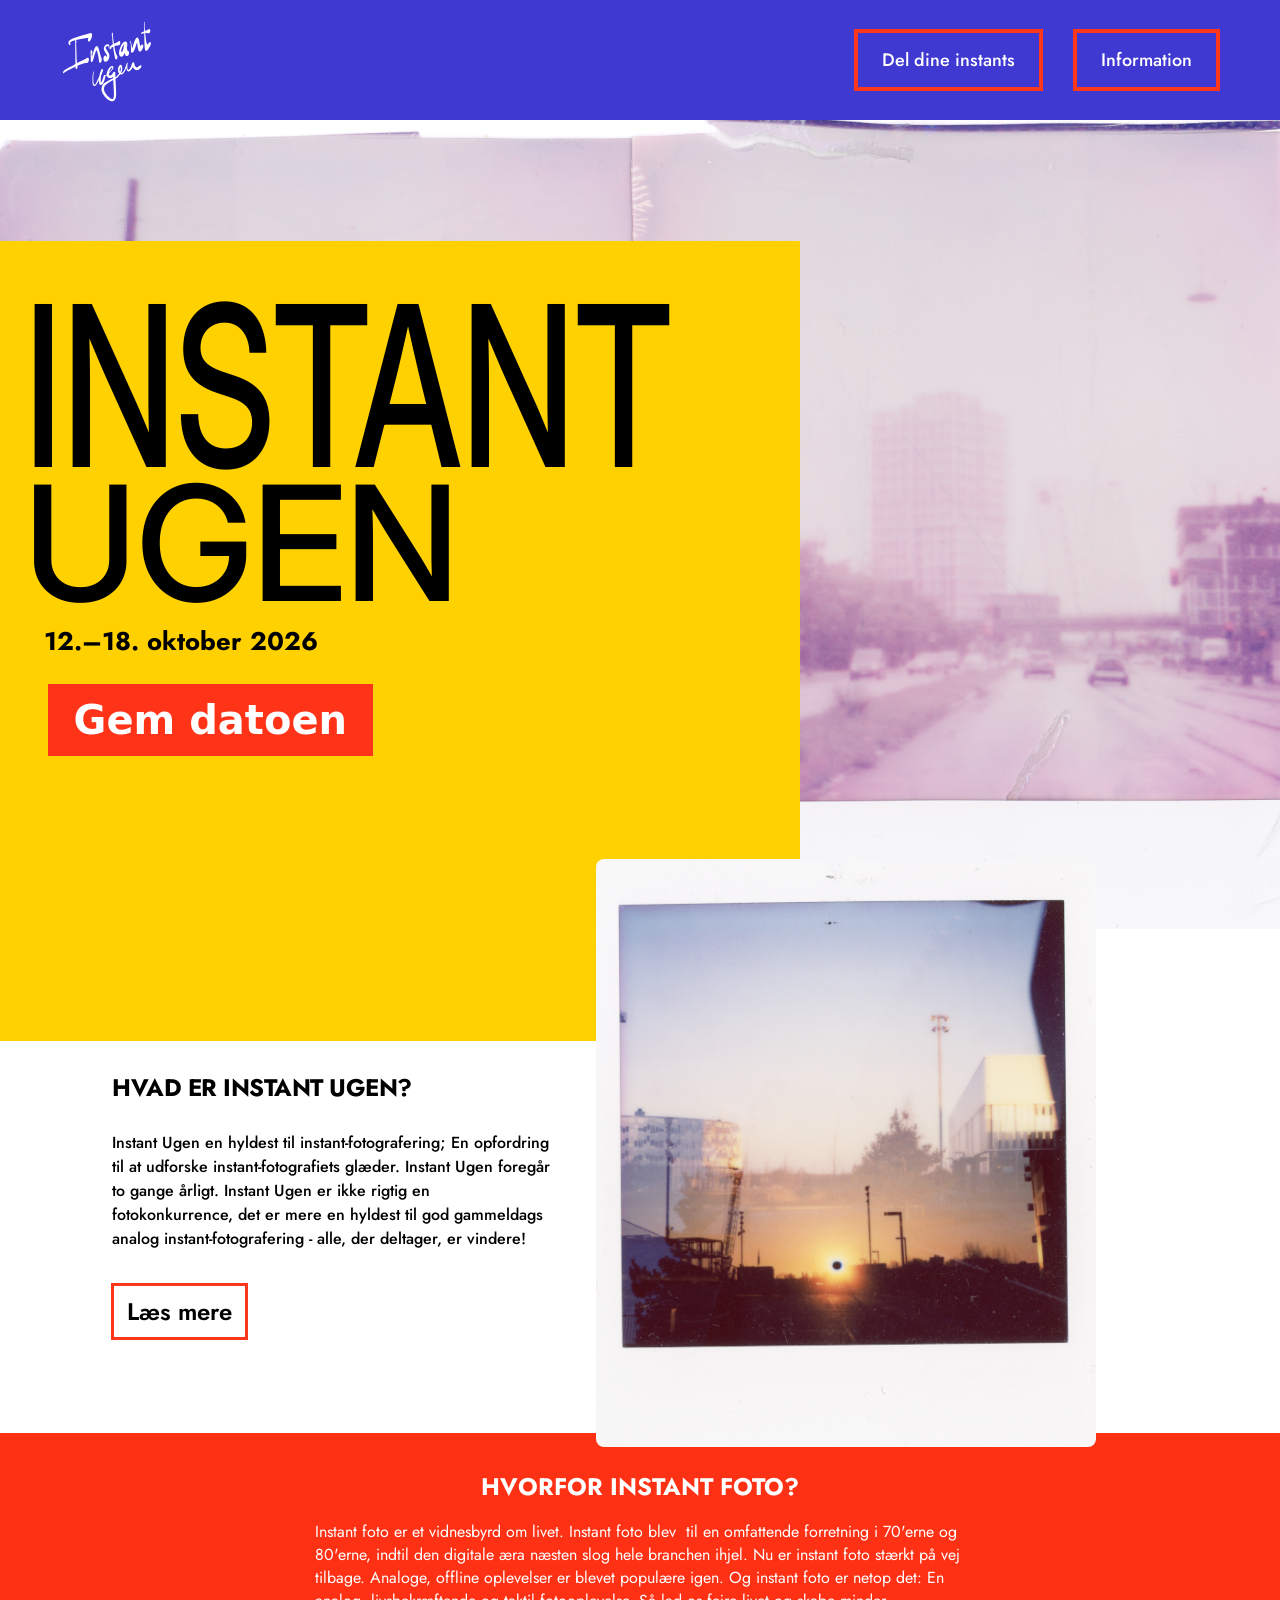
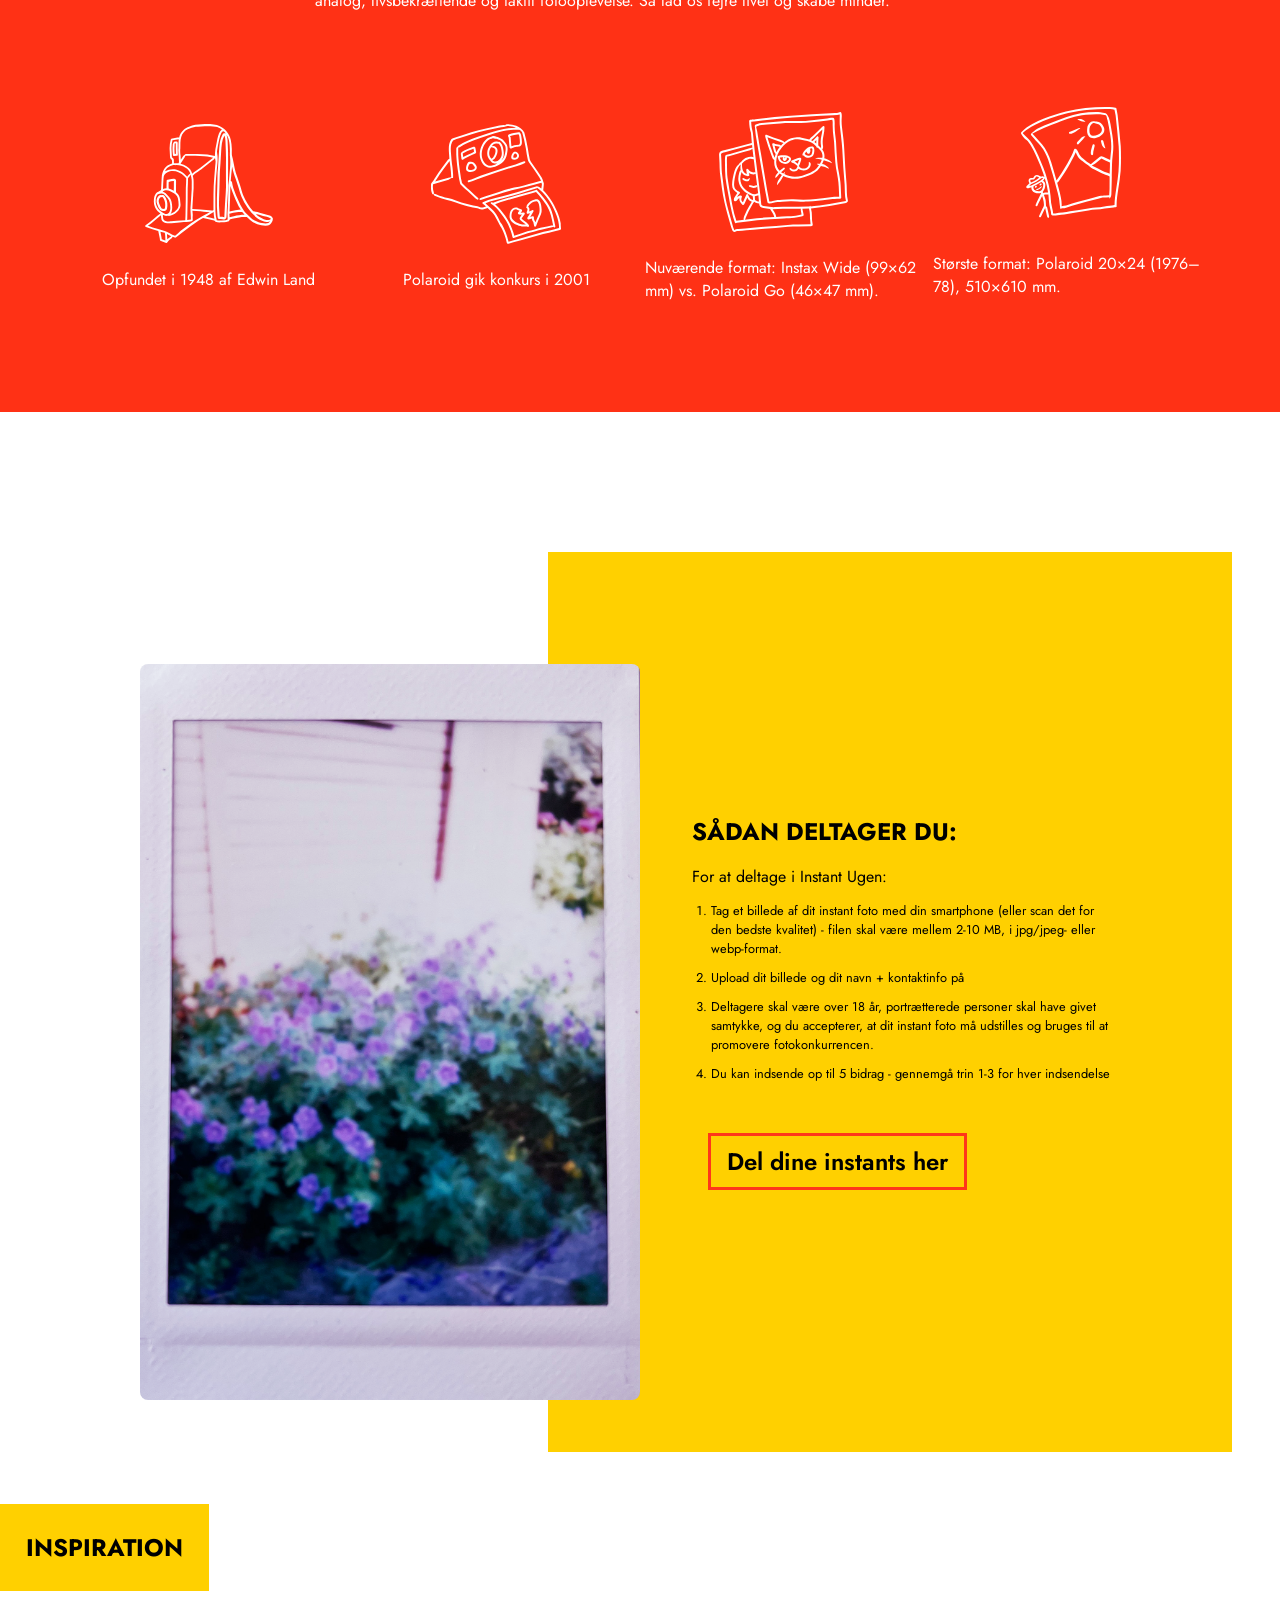
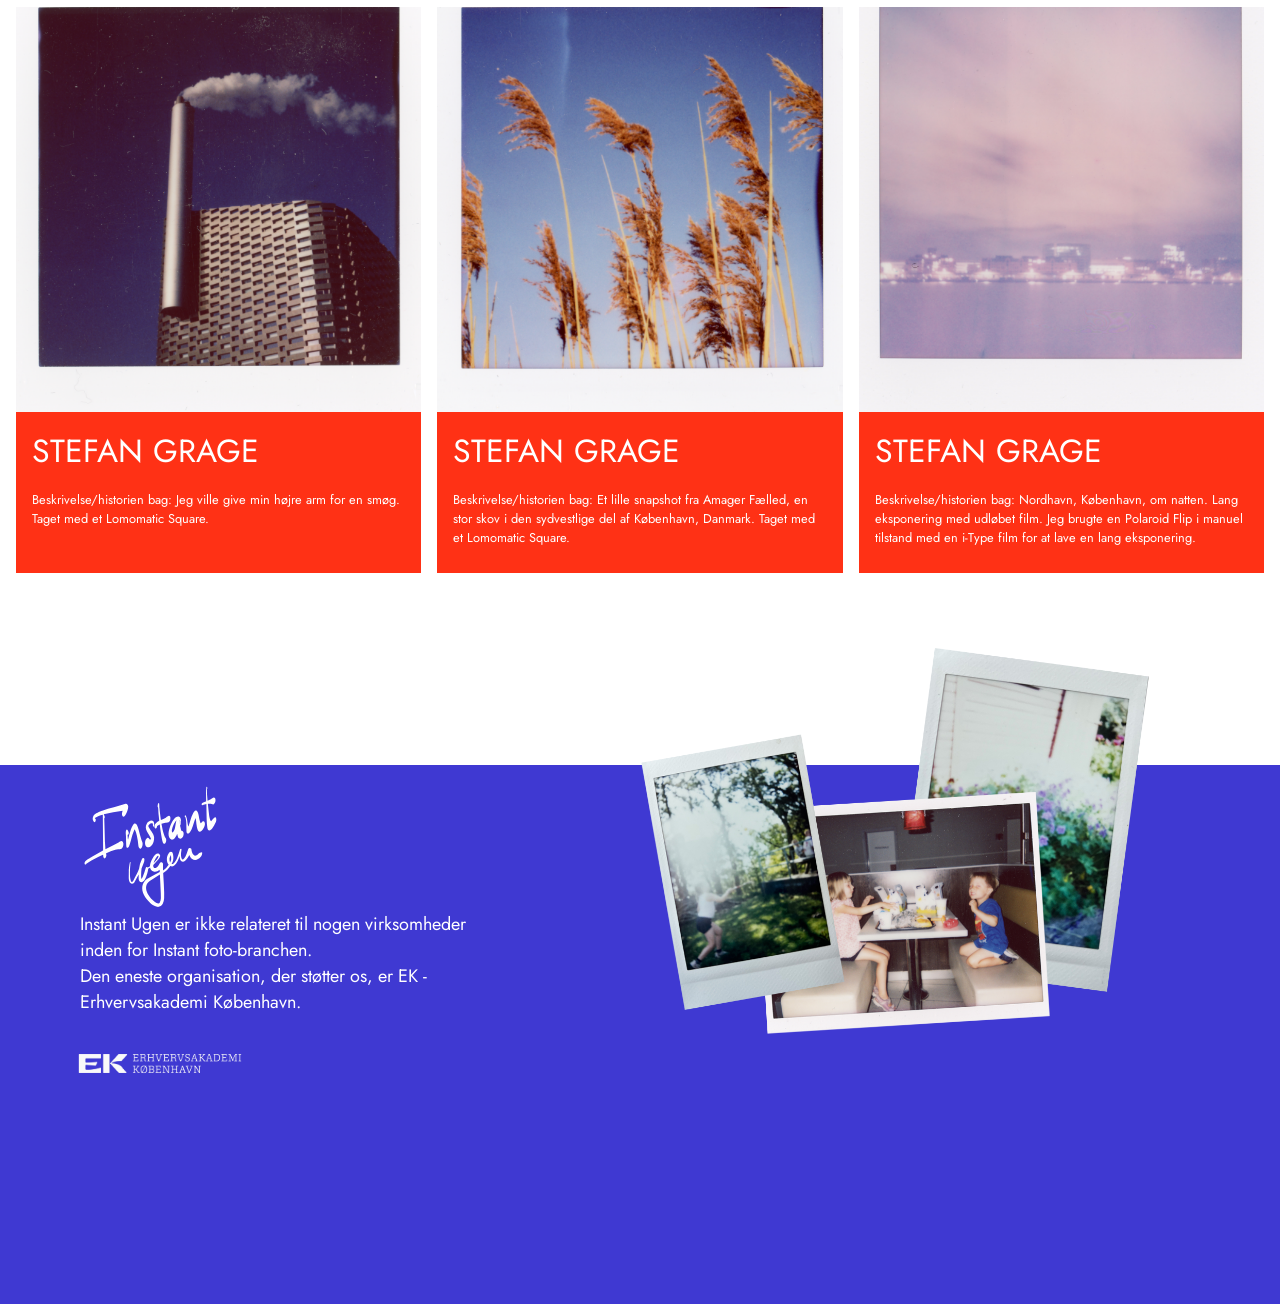
<file: index.html>
<!DOCTYPE html>
<html lang="da">

<head>
    <meta name="robots" content="noindex">
    <meta charset="UTF-8">
    <meta name="viewport" content="width=device-width, initial-scale=1.0">
    <link rel="preconnect" href="https://fonts.googleapis.com">
    <link rel="preconnect" href="https://fonts.gstatic.com" crossorigin>
    <link
        href="https://fonts.googleapis.com/css2?family=Inter:ital,opsz,wght@0,14..32,100..900;1,14..32,100..900&family=Jersey+10&family=Tiny5&display=swap"
        rel="stylesheet">
    <link rel="preconnect" href="https://fonts.googleapis.com">
    <link rel="preconnect" href="https://fonts.gstatic.com" crossorigin>
    <link href="https://fonts.googleapis.com/css2?family=Jost:ital,wght@0,100..900;1,100..900&display=swap"
        rel="stylesheet">

    <link rel="icon" type="image/png" href="./icons/Logo_1.svg">

    <title>Forside - Instant ugen</title>
    <link rel="stylesheet" href="./css/global.css">
    <link rel="stylesheet" href="./css/index.css">
</head>

<body>
    <header class="navbar">
        <div class="navbar-container">
            <!-- 1. Logo -->
            <a href="./index.html" class="logo">
                <img src="./icons/Logo_1.svg" alt="logo">
            </a>

            <!-- 2. Hidden Checkbox for Toggle State -->
            <input type="checkbox" id="menu-toggle" class="menu-toggle" />

            <!-- 3. Hamburger Icon (Styled via CSS) -->
            <label for="menu-toggle" class="hamburger-btn" aria-label="Toggle menu">
                <span class="hamburger-line"></span>
                <span class="hamburger-line"></span>
                <span class="hamburger-line"></span>
            </label>

            <!-- 4. Navigation Links Panel -->
            <nav class="nav-links">
                <a href="./deltag.html" class="nav-btn">Del dine instants</a>
                <a href="./info.html" class="nav-btn">Information</a>
            </nav>
        </div>
    </header>

    <main>
        <div class="index_hero">
            <img src="./img/16-vejlands-alle-panorama-2.jpg" alt="panorama">

            <div class="hero_overlay">
                <div class="hero_text">
                    <h1 class="hero_large">INSTANT</h1>
                    <h1>UGEN</h1>
                    <p class="hero_date">12.–18. oktober 2026</p>
                    <a href="#" class="hero_btn">Gem datoen</a>
                </div>
            </div>
        </div>

        <div class="grid_1_1">
            <div class="about">
                <h2>HVAD ER INSTANT UGEN?</h2>
                <p>Instant Ugen en hyldest til instant-fotografering; En opfordring til at udforske instant-fotografiets
                    glæder. Instant
                    Ugen foregår to gange årligt. Instant Ugen er ikke rigtig en fotokonkurrence, det er mere en hyldest
                    til
                    god gammeldags
                    analog instant-fotografering - alle, der deltager, er vindere!</p>
                <a href="./info.html" class="about_btn">Læs mere</a>
            </div>

            <div class="about_img">
                <img class="img_zoom" src="./img/05-dobbelt-exp-orestad.jpg" alt="orestad">
            </div>
        </div>

        <div class="why">
            <h2>HVORFOR INSTANT FOTO?</h2>
            <p>Instant foto er et vidnesbyrd om livet. Instant foto blev  til en omfattende forretning i 70'erne og
                80'erne, indtil den
                digitale æra næsten slog hele branchen ihjel. Nu er instant foto stærkt på vej tilbage. Analoge, offline
                oplevelser er
                blevet populære igen. Og instant foto er netop det: En analog, livsbekræftende og taktil fotooplevelse.
                Så lad os fejre
                livet og skabe minder.</p>


            <div class="infographics_container">
                <div class="infographic_item">
                    <img src="./infographics/instant_camera.svg" alt="instant_camera">
                    <p>Opfundet i 1948 af Edwin Land</p>
                </div>

                <div class="infographic_item">
                    <img src="./infographics/polaroid.svg" alt="polaroid">
                    <p>Polaroid gik konkurs i 2001</p>
                </div>

                <div class="infographic_item">
                    <img src="./infographics/Instant_format.svg" alt="instant_format">
                    <p>Nuværende format: Instax Wide (99×62 mm) vs. Polaroid Go (46×47 mm).</p>
                </div>

                <div class="infographic_item">
                    <img src="./infographics/biggest_format.svg" alt="biggest_format">
                    <p>Største format: Polaroid 20×24 (1976–78), 510×610 mm.</p>
                </div>
            </div>

        </div>




        <div class="grid_1_1 participate_grid">
            <div class="participate_img">
                <img class="img_zoom" src="./img/Kolonihave_blomsterhav.png" alt="kolonihave">
            </div>

            <div class="participate">
                <h2>SÅDAN DELTAGER DU:</h2>
                <p>For at deltage i Instant Ugen:</p>
                <ol>
                    <li>Tag et billede af dit instant foto med din smartphone (eller scan det for den bedste kvalitet) -
                        filen
                        skal være mellem 2-10 MB, i jpg/jpeg- eller webp-format.</li>
                    <li>Upload dit billede og dit navn + kontaktinfo på</li>
                    <li>Deltagere skal være over 18 år, portrætterede personer skal have givet samtykke, og du
                        accepterer, at
                        dit instant foto må udstilles og bruges til at promovere fotokonkurrencen.</li>
                    <li>Du kan indsende op til 5 bidrag - gennemgå trin 1-3 for hver indsendelse</li>
                </ol>
                <a href="./deltag.html" class="participate_btn">Del dine instants her</a>
            </div>
        </div>

        <div class="inspiration_container">
            <div class="inspiration">
                <h2>INSPIRATION</h2>
            </div>
            <div class="grid_1_1_1">
                <div class="inspiration_card">
                    <img src="./img/02-amager-forbraending-instaxsquare-01.jpg" alt="amager-forbraending">
                    <p class="inspiration_name">STEFAN GRAGE</p>
                    <p>
                        Beskrivelse/historien bag: Jeg ville give min højre arm for en smøg. Taget med et Lomomatic
                        Square.
                    </p>
                </div>

                <div class="inspiration_card">
                    <img src="./img/01-amager-faelled-instaxsquare01.jpg" alt="amager-faelled">
                    <p class="inspiration_name">STEFAN GRAGE</p>
                    <p>
                        Beskrivelse/historien bag: Et lille snapshot fra Amager Fælled, en stor skov i den sydvestlige
                        del
                        af
                        København,
                        Danmark. Taget med et Lomomatic Square.</p>
                </div>

                <div class="inspiration_card">
                    <img src="./img/13-amerikaplads_nordhavnen_expired_film_aug_25.jpg.jpg" alt="amerikaplads">
                    <p class="inspiration_name">STEFAN GRAGE</p>
                    <p>
                        Beskrivelse/historien bag: Nordhavn, København, om natten. Lang eksponering med udløbet film.
                        Jeg
                        brugte
                        en Polaroid
                        Flip i manuel tilstand med en i-Type film for at lave en lang eksponering.
                    </p>
                </div>
            </div>
        </div>
    </main>

    <footer class="site-footer">
        <div class="footer-container">
            <div class="footer_img_container">
                <img class="footer_img" src="./img/footer_img.png" alt="footer_img">
            </div>

            <div class="footer_content">
                <a href="#" class="footer-logo">
                    <img src="./icons/Logo_1.svg" alt="logo">
                </a>

                <p class="footer-text">
                    Instant Ugen er ikke relateret til nogen virksomheder inden for Instant foto-branchen.
                </p>

                <div class="footer-sponsor">
                    <p class="footer-text">
                        Den eneste organisation, der støtter os, er EK - Erhvervsakademi København.
                    </p>
                    <div class="sponsor-logo">
                        <img src="./icons/EK_logo_white.png" alt="EK_logo">
                    </div>
                </div>
            </div>
        </div>
    </footer>
</body>

</html>
</file>
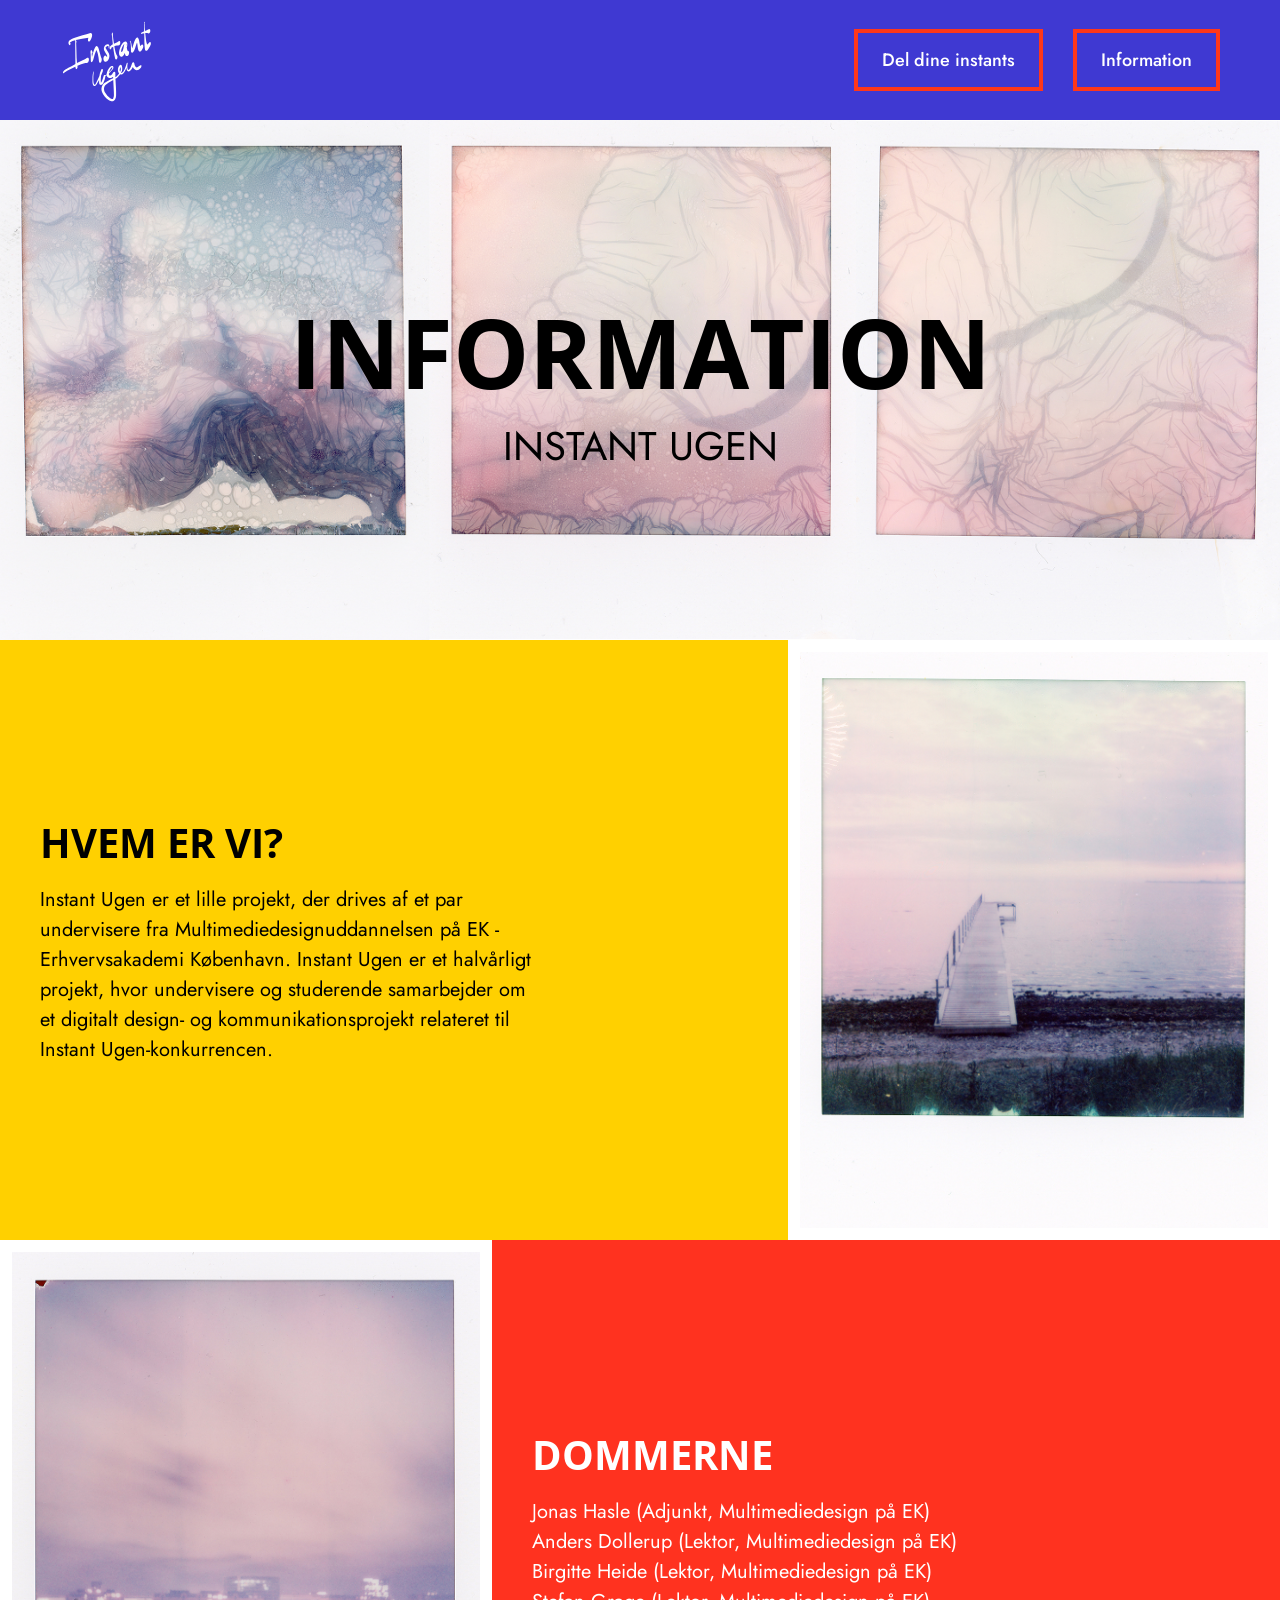
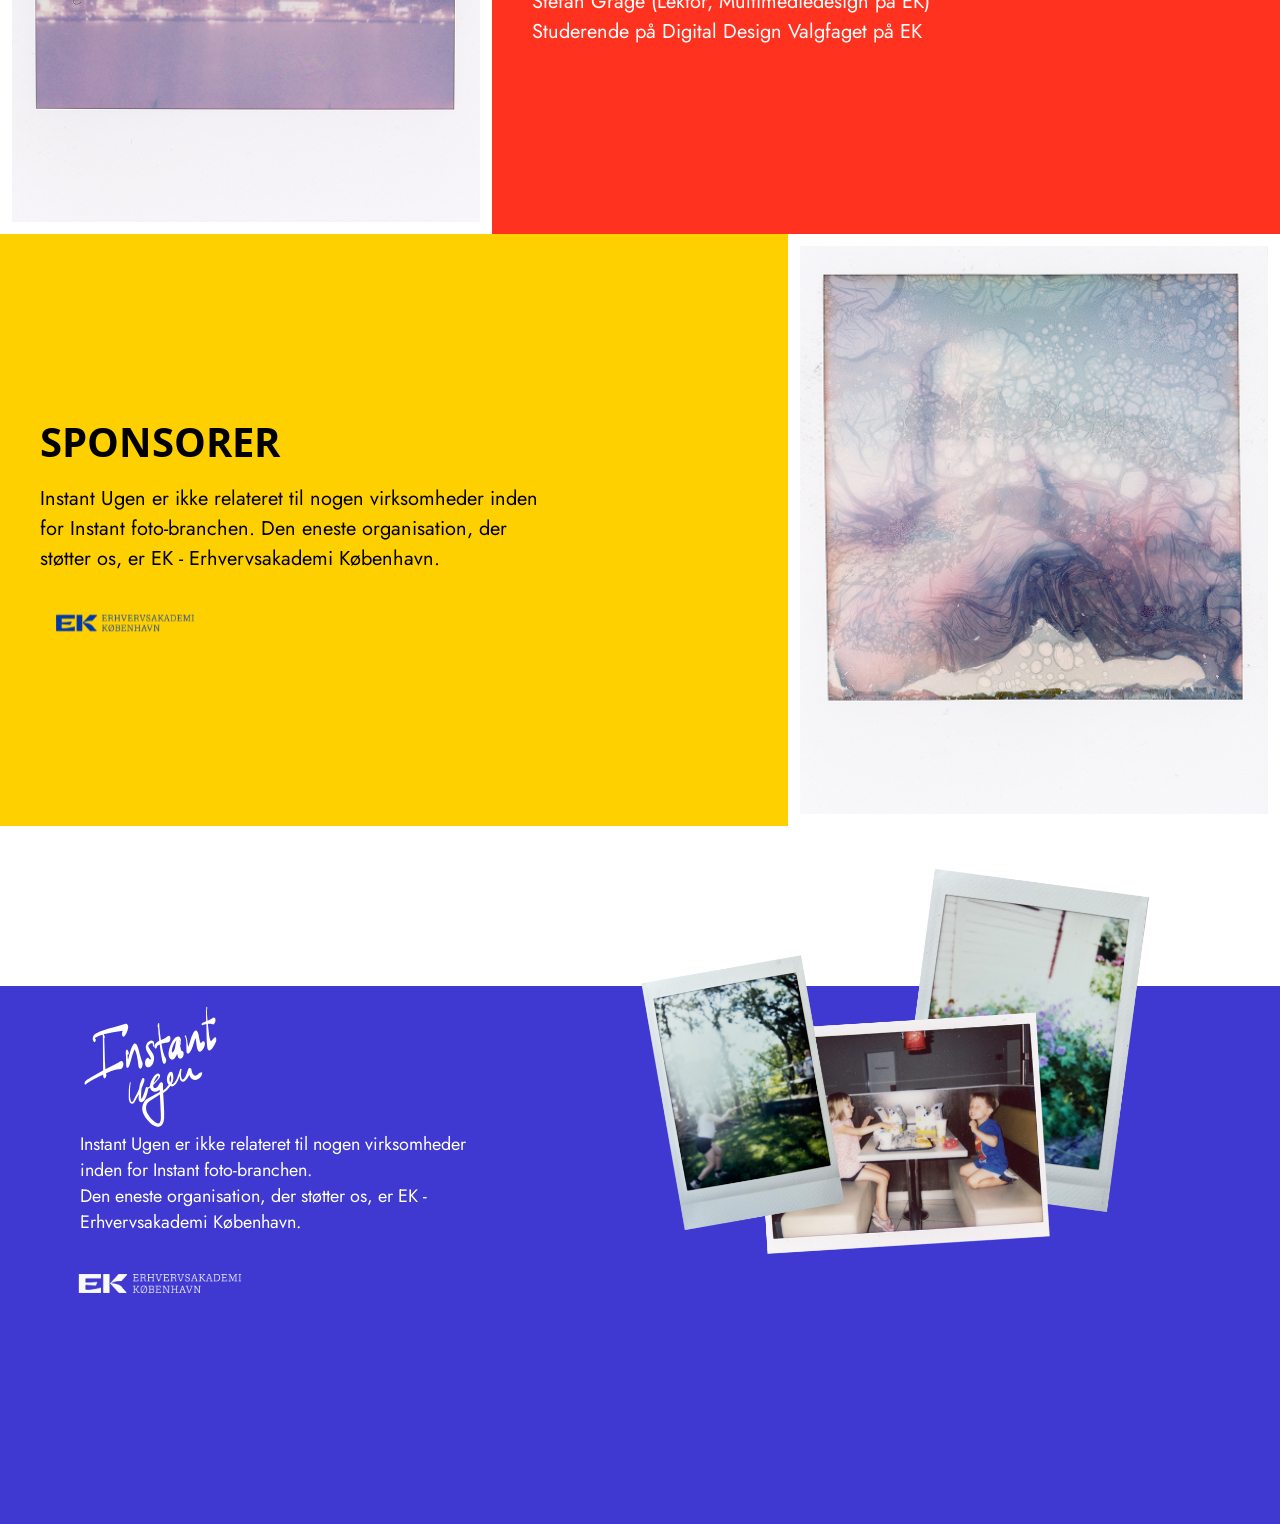
<file: info.html>
<!doctype html>
<html lang="da">

<head>
  <meta name="robots" content="noindex">
  <meta charset="UTF-8" />
  <meta name="viewport" content="width=device-width, initial-scale=1.0" />

  <link rel="preconnect" href="https://fonts.googleapis.com" />
  <link rel="preconnect" href="https://fonts.gstatic.com" crossorigin />
  <link href="https://fonts.googleapis.com/css2?family=Open+Sans:wght@400;600;700&display=swap" rel="stylesheet" />

  <link rel="preconnect" href="https://fonts.googleapis.com">
  <link rel="preconnect" href="https://fonts.gstatic.com" crossorigin>
  <link
    href="https://fonts.googleapis.com/css2?family=Inter:ital,opsz,wght@0,14..32,100..900;1,14..32,100..900&family=Jersey+10&family=Tiny5&display=swap"
    rel="stylesheet">
  <link rel="preconnect" href="https://fonts.googleapis.com">
  <link rel="preconnect" href="https://fonts.gstatic.com" crossorigin>
  <link href="https://fonts.googleapis.com/css2?family=Jost:ital,wght@0,100..900;1,100..900&display=swap"
    rel="stylesheet">

  <link rel="icon" type="image/png" href="./icons/Logo_1.svg">

  <link rel="stylesheet" href="./css/global.css">
  <link rel="stylesheet" href="./css/info.css" />

  <title>Information</title>
</head>

<body>
  <header class="navbar">
    <div class="navbar-container">
      <!-- 1. Logo -->
      <a href="./index.html" class="logo">
        <img src="./icons/Logo_1.svg" alt="logo">
      </a>

      <!-- 2. Hidden Checkbox for Toggle State -->
      <input type="checkbox" id="menu-toggle" class="menu-toggle" />

      <!-- 3. Hamburger Icon (Styled via CSS) -->
      <label for="menu-toggle" class="hamburger-btn" aria-label="Toggle menu">
        <span class="hamburger-line"></span>
        <span class="hamburger-line"></span>
        <span class="hamburger-line"></span>
      </label>

      <!-- 4. Navigation Links Panel -->
      <nav class="nav-links">
        <a href="./deltag.html" class="nav-btn">Del dine instants</a>
        <a href="./info.html" class="nav-btn">Information</a>
      </nav>
    </div>
  </header>
  <main>
    <section class="hero">
      <img src="img_info/info_heder.jpg" alt="header" />

      <div class="hero-text">
        <h1>INFORMATION</h1>
        <p>INSTANT UGEN</p>
      </div>
    </section>

    <!-- HVEM ER VI -->
    <section class="info">
      <div class="yellow-box">
        <h2>HVEM ER VI?</h2>

        <p>
          Instant Ugen er et lille projekt, der drives af et par undervisere fra
          Multimediedesignuddannelsen på EK - Erhvervsakademi København. Instant
          Ugen er et halvårligt projekt, hvor undervisere og studerende
          samarbejder om et digitalt design- og kommunikationsprojekt relateret
          til Instant Ugen-konkurrencen.
        </p>
      </div>

      <img class="info-img" src="img_info/natur_1.jpg" alt="natur" />
    </section>

    <!-- DOMMERNE -->
    <section class="info dommer">
      <div class="red-box">
        <h2>DOMMERNE</h2>

        <p>
          Jonas Hasle (Adjunkt, Multimediedesign på EK)<br />
          Anders Dollerup (Lektor, Multimediedesign på EK)<br />
          Birgitte Heide (Lektor, Multimediedesign på EK)<br />
          Stefan Grage (Lektor, Multimediedesign på EK)<br />
          Studerende på Digital Design Valgfaget på EK
        </p>
      </div>

      <img class="info-img" src="img_info/natur_2.jpg" alt="natur" />
    </section>

    <!-- SPONSORER -->
    <section class="info">
      <div class="yellow-box">
        <h2>SPONSORER</h2>

        <p>
          Instant Ugen er ikke relateret til nogen virksomheder inden for
          Instant foto-branchen. Den eneste organisation, der støtter os, er EK
          - Erhvervsakademi København.
        </p>

        <img class="logo_EK" src="img_info/ek.svg" alt="EK logo" />
      </div>

      <img class="info-img" src="img_info/natur_3.jpg" alt="natur" />
    </section>
  </main>
  <footer class="site-footer">
    <div class="footer-container">
      <div class="footer_img_container">
        <img class="footer_img" src="./img/footer_img.png" alt="footer_img">
      </div>

      <div class="footer_content">
        <a href="#" class="footer-logo">
          <img src="./icons/Logo_1.svg" alt="logo">
        </a>

        <p class="footer-text">
          Instant Ugen er ikke relateret til nogen virksomheder inden for Instant foto-branchen.
        </p>

        <div class="footer-sponsor">
          <p class="footer-text">
            Den eneste organisation, der støtter os, er EK - Erhvervsakademi København.
          </p>
          <div class="sponsor-logo">
            <img src="./icons/EK_logo_white.png" alt="EK_logo">
          </div>
        </div>
      </div>
    </div>
  </footer>
</body>

</html>
</file>
<file: css/global.css>
/********** RESET **********/
* {
  margin: 0;
  padding: 0px;
  box-sizing: border-box;
}
img {
  width: 100%;
  height: auto;
  display: block;
}

.inter-normal {
  font-family: "Inter", sans-serif;
  font-optical-sizing: auto;
  font-weight: 400;
  font-style: normal;
}

.jost-normal {
  font-family: "Jost", sans-serif;
  font-optical-sizing: auto;
  font-weight: 400;
  font-style: normal;
}

main p {
  font-family: Jost;
  margin: 1rem;
}

body {
  font-family:
    "Inter",
    system-ui,
    -apple-system,
    sans-serif;
  background-color: #ffffff;
}

/*MOBILE NAV BAR*/

.navbar {
  font-family: Jost;
  width: 100%;
  background-color: #3f39d2;
  position: relative;
  z-index: 1000;
}

.navbar-container {
  display: flex;
  justify-content: space-between;
  align-items: center;
  padding: 16px 20px;
  position: relative;
}

.logo {
  display: flex;
  flex-direction: column;
  text-decoration: none;
  color: #ffffff;
  width: 100px;
  height: auto;
}

img[src*="Logo_1.svg"] {
  filter: invert(1);
}

.logo-bottom {
  font-size: 30px;
  padding-left: 20px;
}

.menu-toggle {
  display: none;
}

.hamburger-btn {
  display: flex;
  flex-direction: column;
  justify-content: space-between;
  width: 30px;
  height: 22px;
  cursor: pointer;
  z-index: 1001;
}

.hamburger-line {
  display: block;
  width: 100%;
  height: 3px;
  background-color: #ffffff;
  border-radius: 2px;
  transition: all 0.3s ease-in-out;
}

/* Dropdown Menu */
.nav-links {
  position: absolute;
  top: 100%;
  left: 0;
  width: 100%;
  background-color: #3e3cc9;
  display: flex;
  flex-direction: column;
  align-items: center;
  gap: 16px;
  padding: 0 20px;
  max-height: 0;
  overflow: hidden;
  transition:
    max-height 0.35s ease-in-out,
    padding 0.35s ease-in-out;
  box-shadow: 0 10px 15px rgba(0, 0, 0, 0.2);
}

.nav-btn {
  color: #ffffff;
  text-decoration: none;
  font-size: 16px;
  font-weight: 500;
  padding: 12px 24px;
  border: 3.5px solid #ff371a;
  background-color: transparent;
  width: 100%;
  max-width: 280px;
  text-align: center;
  white-space: nowrap;
  transition: all 0.2s ease-in-out;
}

.nav-btn:hover {
  background-color: #ff371a;
  color: #ffffff;
}

/* BURGER MENU */

.menu-toggle:checked ~ .nav-links {
  max-height: 220px;
  padding: 20px 20px 28px;
}

.menu-toggle:checked ~ .hamburger-btn .hamburger-line:nth-child(1) {
  transform: translateY(9.5px) rotate(45deg);
}

.menu-toggle:checked ~ .hamburger-btn .hamburger-line:nth-child(2) {
  opacity: 0;
}

.menu-toggle:checked ~ .hamburger-btn .hamburger-line:nth-child(3) {
  transform: translateY(-9.5px) rotate(-45deg);
}

/* DESKTOP*/

@media (min-width: 768px) {
  .navbar-container {
    padding: 0 60px;
    height: 120px;
    max-width: 1600px;
    margin: 0 auto;
  }

  .hamburger-btn,
  .menu-toggle {
    display: none;
  }

  .nav-links {
    position: static;
    display: flex;
    flex-direction: row;
    width: auto;
    max-height: none;
    padding: 0;
    background-color: transparent;
    box-shadow: none;
    gap: 30px;
    overflow: visible;
  }

  .logo {
    font-size: 42px;
  }

  .logo-bottom {
    font-size: 38px;
    padding-left: 28px;
  }

  .nav-btn {
    width: auto;
    font-size: 18px;
    padding: 14px 24px;
    border-width: 4px;
  }
}

/**** FOOTER ****/

.site-footer {
  font-family: Jost;
  width: 100%;
  background-color: #3f39d2;
  color: #ffffff;
  padding: 20px 20px;
  margin-top: 10rem;
}

.footer-container {
  display: flex;
  flex-direction: column;
  gap: 28px;
  max-width: 1200px;
  margin: 0 auto;
}

.footer-logo {
  display: flex;
  flex-direction: column;
  text-decoration: none;
  width: 150px;
  height: auto;
  margin: 0 auto;
}

.footer-logo .logo-bottom {
  font-size: 34px;
  padding-left: 22px;
}

.footer_content {
  transform: translateY(-120px);
}

.footer-text {
  font-size: 12px;
  line-height: 1.45;
  font-weight: 400;
  color: #ffffff;
  max-width: 360px;
}

.footer-sponsor {
  display: flex;
  flex-direction: column;
  gap: 16px;
}

.sponsor-logo {
  display: flex;
  align-items: center;
  gap: 8px;
  margin-top: 4px;
}

.footer_img {
  width: 350px;
  height: auto;
  margin-top: -180px;
  margin-left: -35px;
}

/* FOOTER DESKTOP */

@media (min-width: 768px) {
  .site-footer {
    padding: 60px 80px;
    overflow: visible;
  }

  .footer-container {
    display: grid;
    grid-template-columns: 1fr 1fr;
    gap: 2rem;
    align-items: center;
  }

  .footer_content {
    order: 1;
    transform: translateY(-150px);
    display: flex;
    flex-direction: column;
    align-items: flex-start;
    text-align: left;
  }
  .footer-logo,
  .footer-text,
  .footer-sponsor {
    text-align: left;
    margin-left: 0;
  }

  .footer-logo {
    font-size: 46px;
    margin-top: 100px;
  }

  .footer-text {
    font-size: 18px;
    max-width: 420px;
  }

  .footer-sponsor {
    display: flex;
    flex-direction: column;
    align-items: flex-start;
  }

  .sponsor-logo {
    width: 200px;
    height: auto;
    margin-left: -20px;
  }

  .footer_img_container {
    order: 2;
    align-self: start;
    transform: translateY(-80px);
  }

  .footer_img {
    width: 100%;
    max-width: 800px;
    height: auto;
    display: block;
  }
}
</file>
<file: css/index.css>
h2 {
  font-size: 1rem;
  margin: 16px;
}

p {
  font-size: 0.8rem;
}

.index_hero {
  position: relative;
  width: 100%;
  overflow: visible;
  margin-bottom: 5rem;
}

.index_hero img {
  width: 100%;
  height: 100%;
  object-fit: cover;
  display: block;
  animation: subtleFilmJitter 3s infinite steps(1);
}

/* HERO IMG ANIMATION*/
@keyframes subtleFilmJitter {
  0% {
    filter: brightness(1) contrast(1);
    transform: translate(0, 0);
  }
  20% {
    filter: brightness(1.03);
    transform: translate(0.5px, -0.5px);
  }
  40% {
    filter: brightness(0.97);
    transform: translate(-0.5px, 0.5px);
  }
  60% {
    filter: brightness(1.02) sepia(0.08);
    transform: translate(-0.5px, -0.5px);
  }
  80% {
    filter: brightness(0.99);
    transform: translate(0.5px, 0.5px);
  }
  100% {
    filter: brightness(1);
    transform: translate(0, 0);
  }
}

.hero_overlay {
  position: absolute;
  top: 15%;
  left: 0%;
  background-color: #ffd100;
  padding: 2.5rem 3rem 2.5rem 0.5rem;
  width: 80%;
  max-width: 500px;
  box-sizing: border-box;
  z-index: 2;
  color: #000000;
  display: flex;
  flex-direction: column;
  justify-content: center;
}

.hero_overlay h1 {
  font-family: Inter;
  font-size: clamp(3.5rem, 5vw, 5rem);
  font-weight: 500;
  line-height: 0.9;
  letter-spacing: -1px;
  text-transform: uppercase;
  margin: 0;
}

.hero_large {
  display: inline-block;
  transform: scaleY(1.4) translateY(-15px);
  transform-origin: top left;
}

/* Subtitle Date Formatting */
.hero_date {
  font-family: Jost;
  font-size: clamp(1rem, 2vw, 1.8rem);
  font-weight: 700;
  margin: 0.5rem 0;
}

.hero_btn {
  display: inline-block;
  align-self: flex-start;
  background-color: #ff3318;
  color: #ffffff;
  text-decoration: none;
  font-family:
    system-ui,
    -apple-system,
    sans-serif;
  font-size: 1.1rem;
  font-weight: 600;
  padding: 0.8rem 1.6rem;
  margin-top: 1rem;
  border: none;
}

.about {
  font-family: Jost;
  text-align: left;
  padding-top: 1rem;
}

.about p {
  max-width: 35ch;
}

.about_img {
  width: 200px;
  height: auto;
  margin-left: auto;
  display: block;
  transform: translateY(-45px);
  position: relative;
  z-index: 2;
}

.about_btn {
  border: 3.5px solid #ff371a;
  color: #000000;
  text-decoration: none;
  font-size: 1rem;
  font-weight: 600;
  padding: 0.5rem 0.8rem;

  display: inline-block;
  margin-top: 0.5rem;
  margin-left: 15px;
}

.why {
  font-family: Jost;
  background-color: #ff3115;
  padding: 20px;
  transform: translateY(-60px);
  color: white;

  width: 100vw;
  position: relative;
  left: 50%;
  right: 50%;
  margin-left: -50vw;
  margin-right: -50vw;
  box-sizing: border-box;
}

img[src*="instant_camera.svg"] {
  filter: invert(1);
  width: 100px;
  height: auto;
}

img[src*="polaroid.svg"] {
  filter: invert(1);
  width: 100px;
  height: auto;
}

img[src*="Instant_format.svg"] {
  filter: invert(1);
  width: 100px;
  height: auto;
}

img[src*="biggest_format.svg"] {
  filter: invert(1);
  width: 100px;
  height: auto;
}

.infographics_container {
  display: flex;
  flex-direction: column;
  gap: 60px;
  align-items: center;
  text-align: center;
  margin-top: 50px;
  margin-bottom: 40px;
}

.infographic_item {
  display: flex;
  flex-direction: column;
  gap: 12px;
  align-items: center;
}

.infographic_item p {
  font-family: Jost;
  margin: 0;
}

.participate_grid {
  transform: translateY(-120px);
}

.participate_img {
  width: 250px;
  height: auto;
  margin: 0 auto;
  transform: translateY(30px);
}

.participate {
  font-family: Jost;
  background-color: #ffd000;
  padding: 20px;
  padding-left: 50px;
  margin-left: 0.5rem;
  margin-right: 0.5rem;
}

.participate_btn {
  color: #000000;
  border: 3.5px solid #ff371a;
  text-decoration: none;
  font-size: 1rem;
  font-weight: 600;
  padding: 0.5rem 1rem;

  display: inline-block;
  width: fit-content;
  margin-top: 1rem;
}

li {
  margin-bottom: 12px;
  font-size: 0.8rem;
  max-width: 50ch;
}

/* INSPIRATION */

.inspiration_container {
  margin-top: -100px;
}

.inspiration {
  font-family: Jost;
  display: inline-block;
  text-align: left;
  background-color: #ffd000;
  padding: 10px;
  margin-top: 2rem;
}

.inspiration h2 {
  font-size: 1.5rem;
}

.inspiration_card {
  background-color: #ff3115;
  margin: 0.5rem;
  margin-bottom: 2rem;
  padding-bottom: 10px;
}

.inspiration_name {
  font-size: 2rem;
}

.inspiration_card p {
  color: white;
}

/*** DESKTOP ***/
@media screen and (min-width: 1200px) {
  /** LAYOUTS & GRIDS**/
  .grid_1_1 {
    display: grid;
    grid-template-columns: 1fr 1fr;
    width: 100%;
    height: auto;
    margin: 1rem;
    align-items: start;
  }

  .participate_grid {
    display: grid;
    grid-template-columns: 500px 1fr;
    align-items: center;
    max-width: 1200px; /* Caps total width */
    margin: 0 auto; /* Centers the entire section horizontally */
    margin-top: 200px;
    min-height: 100vh;
  }

  .grid_1_1_1 {
    display: grid;
    grid-template-columns: 1fr 1fr 1fr;
    grid-template-rows: auto;
    margin: 0.5rem;
  }

  .infographics_container {
    display: grid;
    grid-template-columns: repeat(4, 1fr);
    gap: 10px;
    padding: 50px;
  }

  .infographic_item {
    display: flex;
    flex-direction: column;
    text-align: center;
  }

  .infographic_item img {
    height: 120px;
    width: auto;
    object-fit: contain;
    margin-bottom: 12px;
  }
  .infographic_item p {
    margin: 0 auto;
  }

  img[src*="biggest_format.svg"] {
    filter: invert(1);
    width: 100px;
    height: auto;
    transform: translateY(-10px);
  }

  .img_container {
    width: 100%;
    height: 100%;
    padding: 0;
    margin: 0;
    overflow: hidden;
  }

  /* HERO */
  .hero_overlay {
    width: 80%;
    max-width: 800px;
    height: 800px;
    padding: 1.5rem;
  }

  .hero_large {
    transform: scaleY(1.4) translateY(-30px);
  }

  .hero_overlay h1 {
    font-size: 10rem;
  }

  .hero_text {
    margin-top: -200px;
  }

  .hero_date {
    padding-left: 20px;
  }

  .hero_btn {
    margin-left: 1.5rem;
    font-size: 2.5rem;
  }

  .hero_btn:hover {
    color: #000000;
    background-color: transparent;
    box-shadow: inset 0 0 0 3px #ff371a;
  }

  /* OM INSTANTS SEKTION */
  .about {
    display: flex;
    flex-direction: column;
    justify-content: center;
    align-items: flex-start;
    margin-top: 50px;
    margin-left: 5rem;
  }

  .about_img {
    position: relative;
    z-index: 10;
    transform: translateY(-120px);
    margin-bottom: -120px;
    transform: translate(-200px, -150px);
    width: 500px;
  }

  .about_img .img_zoom {
    width: 100%;
    height: auto;
    display: block;
  }

  .about h2 {
    font-size: 1.5rem;
    font-weight: 700;
    letter-spacing: -0.02em;
    margin: 0 0 0.8rem 0;
    text-transform: uppercase;
    line-height: 1.1;
    color: #000000;
    margin-left: 1rem;
  }

  .about p {
    font-size: 1rem;
    font-weight: 500;
    line-height: 1.5;
    color: #000000;
    max-width: 440px;
    margin-bottom: 1.5rem;
  }

  .about_btn {
    font-size: 1.5rem;
  }

  .about_btn:hover {
    color: white;
    background-color: #ff3115;
  }

  .about_img {
    overflow: hidden;
    display: inline-block;
    border-radius: 8px;
  }

  .img_zoom {
    width: 100%;
    height: auto;
    display: block;
    transition: transform 0.4s ease-in-out;
  }

  .about_img:hover .img_zoom {
    transform: scale(1.15);
  }

  .why {
    text-align: center;
    width: 100vw;
  }

  .why h2 {
    font-size: 1.5rem;
  }

  .why p {
    font-size: 1rem;
    text-align: left;
    max-width: 65ch;
    margin: 0 auto;
  }

  /* DELTAG*/
  /** Deltag img animation **/
  .participate_img {
    position: relative;
    z-index: 10;
    margin-right: -100px;
    width: 100%;
    justify-self: end;
  }

  .participate_img {
    overflow: hidden;
    display: inline-block;
    border-radius: 8px;

    transition: transform 0.4s ease-in-out;
  }

  .img_zoom {
    width: 100%;
    height: auto;
    display: block;
  }

  .participate_img:hover {
    transform: scale(1.15);
  }

  .participate {
    background-color: #ffd000;
    padding: 4rem 3rem 4rem 9rem;
    min-height: 100vh;
    display: flex;
    flex-direction: column;
    justify-content: center;
    box-sizing: border-box;
    position: relative;
    z-index: 1;
  }

  .participate_btn {
    font-size: 1.5rem;
    margin-left: 1rem;
  }

  .participate_btn:hover {
    color: white;
    background-color: #ff3115;
  }

  .participate_img .img_zoom {
    width: 100%;
    height: auto;
    display: block;
  }

  .participate h2 {
    font-size: 1.5rem;
    font-weight: 700;
    margin: 0 0 1rem 0;
  }

  .participate p {
    font-size: 1rem;
    margin: 0 0 0.8rem 0;
  }

  .participate ol {
    margin: 0 0 1.5rem 0;
    padding-left: 1.2rem;
    font-size: 1rem;
    line-height: 1.5;
  }

  .participate ol li {
    margin-bottom: 0.6rem;
  }

  /* INSPIRATION */
  .inspiration {
    text-align: left;
  }

  .inspiration_card img {
    width: 100%;
    aspect-ratio: 1 / 1;
    object-fit: cover;
    display: block;
    transform-origin: top center;
    transition:
      transform 0.3s ease,
      filter 0.3s ease;
    animation-name: dynamicPolaroid;
    animation-duration: 1.8s;
    animation-timing-function: cubic-bezier(0.175, 0.885, 0.32, 1.275);
    animation-fill-mode: forwards;
  }

  .inspiration_card:nth-child(1) img {
    animation-delay: 0.1s;
  }
  .inspiration_card:nth-child(2) img {
    animation-delay: 0.35s;
  }
  .inspiration_card:nth-child(3) img {
    animation-delay: 0.6s;
  }

  .inspiration_card img:hover {
    transform: translateY(-8px) scale(1.02) rotate(1deg) !important;
    filter: brightness(105%) !important;
    cursor: pointer;
  }

  /* Animation Keyframes */
  @keyframes dynamicPolaroid {
    0% {
      transform: translateY(-40px) scale(0.9) rotate(-4deg);
      filter: brightness(300%) contrast(180%) grayscale(100%);
      opacity: 0;
    }
    30% {
      filter: brightness(160%) sepia(80%);
      opacity: 1;
    }
    60% {
      transform: translateY(8px) scale(1.02) rotate(1.5deg);
      filter: brightness(115%) sepia(30%);
    }
    100% {
      transform: translateY(0) scale(1) rotate(0deg);
      filter: brightness(100%) contrast(100%) grayscale(0%);
      opacity: 1;
    }
  }
}
</file>
<file: css/info.css>
body {
  margin: 0;
  font-family: "Open Sans", sans-serif;
}

/* HEADER */

.hero {
  position: relative;
}

.hero img {
  width: 100%;
  display: block;
}

.hero-text {
  position: absolute;
  top: 50%;
  left: 50%;
  transform: translate(-50%, -50%);
  text-align: center;
  width: 100%;
}

.hero-text h1 {
  margin: 0;
  font-size: 28px;
}

.hero-text p {
  margin: 0;
  font-size: 12px;
}

/* MOBIL */

.info {
  margin: 0;
}

.yellow-box {
  background-color: #ffd000;
  padding: 25px 18px;
}

.red-box {
  background-color: #ff321f;
  color: white;
  padding: 25px 18px;
}

.yellow-box h2,
.red-box h2 {
  margin: 0 0 15px;
  font-size: 18px;
}

.yellow-box p,
.red-box p {
  margin: 0;
  font-size: 11px;
  line-height: 1.5;
}

.info-img {
  display: block;
  width: calc(100% - 30px);
  margin: 10px auto;
  box-sizing: border-box;
  border: 10px solid white;
}

.logo_EK {
  width: 170px;
  margin-top: 25px;
}

/* DESKTOP */

@media (min-width: 768px) {
  .info {
    display: grid;
    grid-template-columns: 1.6fr 1fr;
    margin: 0;
  }

  .dommer {
    grid-template-columns: 1fr 1.6fr;
  }

  .hero-text h1 {
    margin: 0;
    font-size: 96px;
  }

  .hero-text p {
    margin: 0;
    font-size: 40px;
  }

  .yellow-box,
  .red-box {
    padding: 40px;
    display: flex;
    flex-direction: column;
    justify-content: center;
  }

  .info-img {
    width: 100%;
    height: 100%;
    margin: 0;
    border: 12px solid white;
    object-fit: cover;
    box-sizing: border-box;
  }

  .dommer .info-img {
    grid-column: 1;
    grid-row: 1;
  }

  .dommer .red-box {
    grid-column: 2;
    grid-row: 1;
  }

  .yellow-box h2,
  .red-box h2 {
    font-size: 40px;
    margin-bottom: 15px;
  }

  .yellow-box p,
  .red-box p {
    font-size: 20px;
    line-height: 1.5;
    max-width: 500px;
  }
}
</file>
